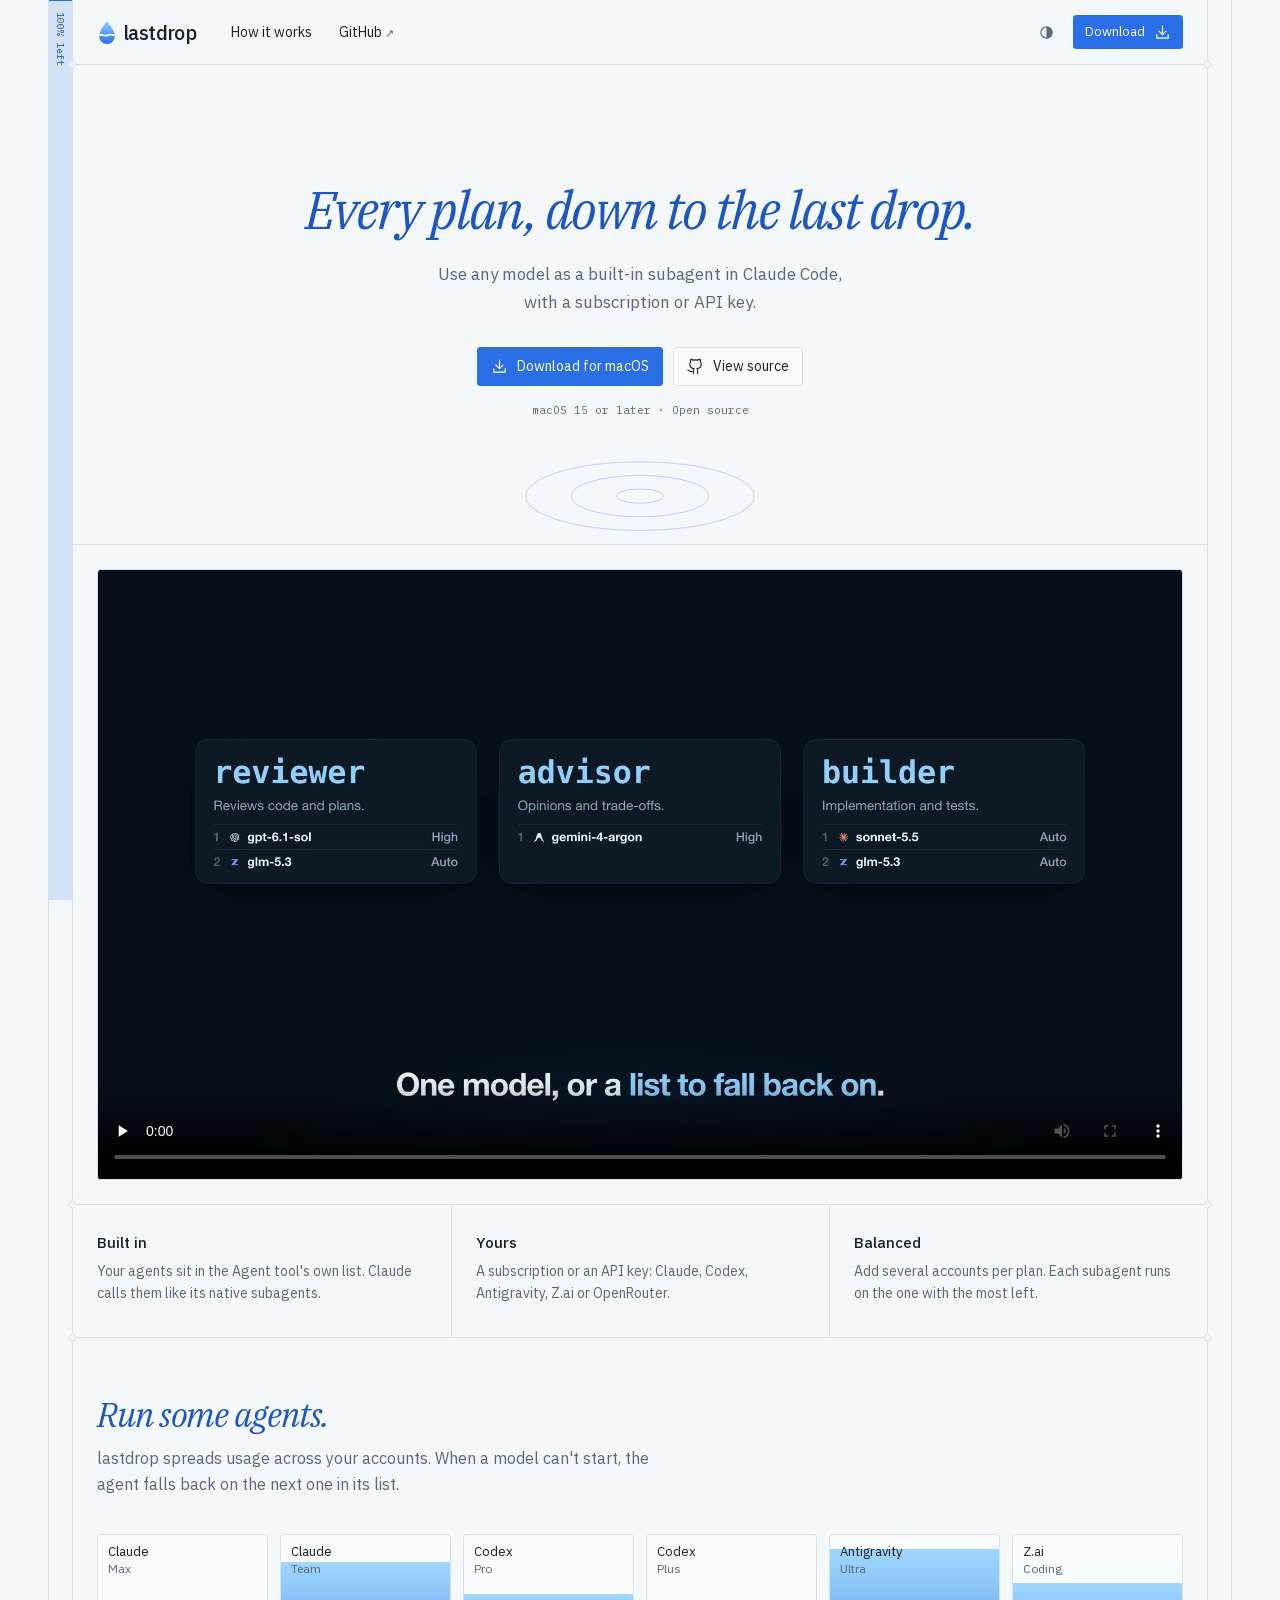
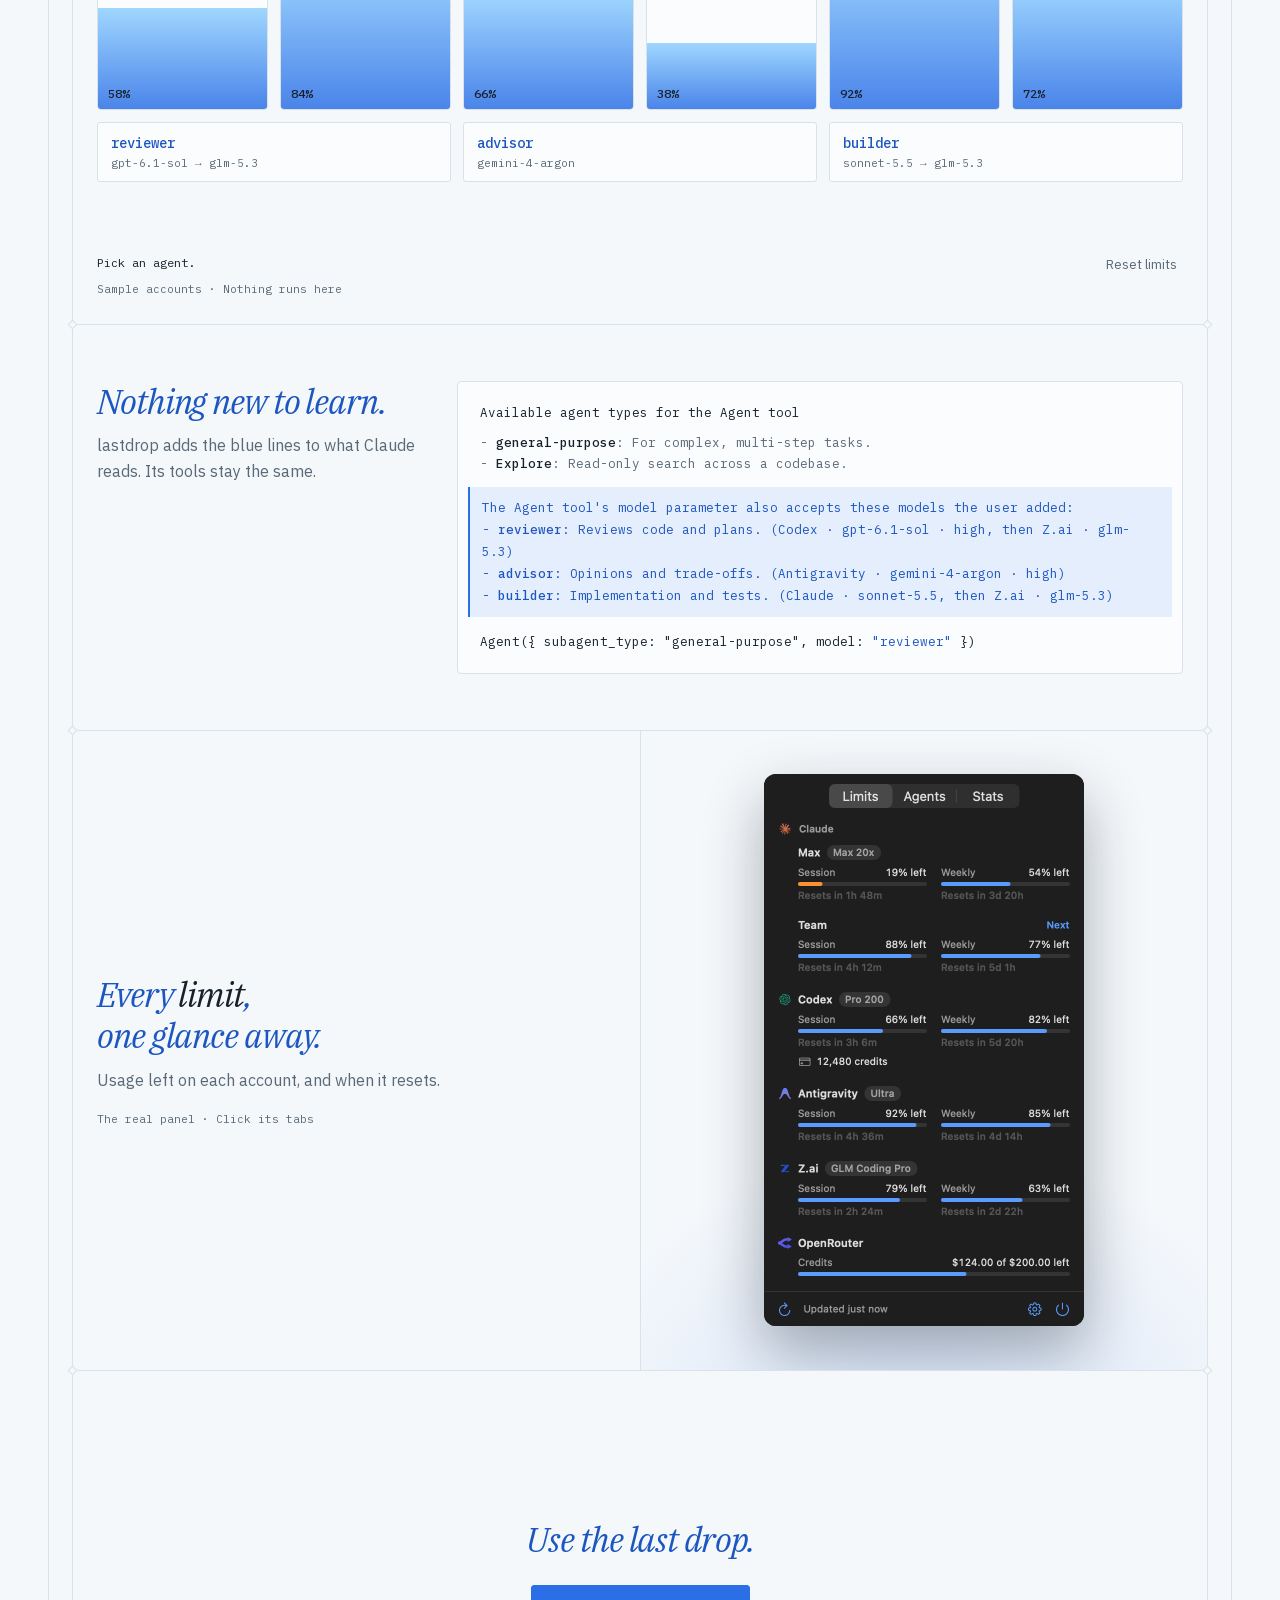
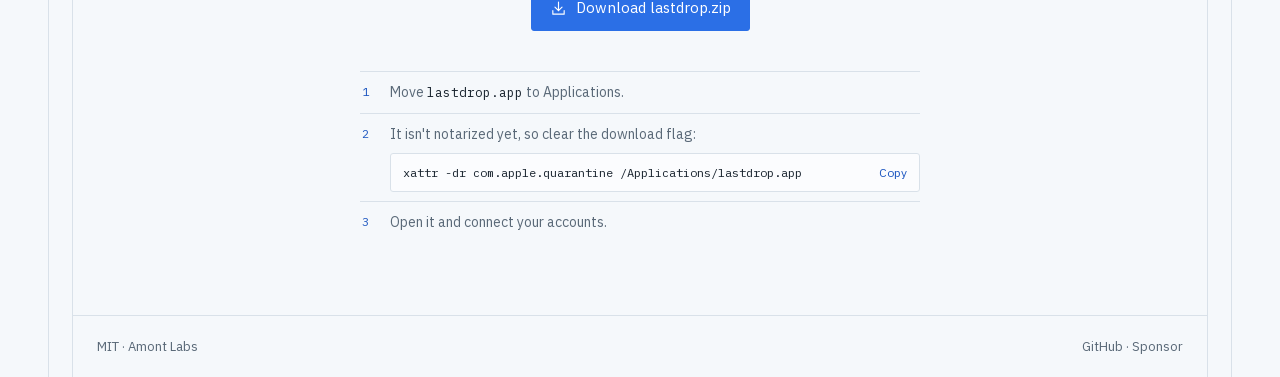
<file: website/index.html>
<!doctype html>
<html lang="en">
  <head>
    <script src="theme.js"></script>
    <meta charset="UTF-8" />
    <meta name="viewport" content="width=device-width, initial-scale=1" />
    <meta name="theme-color" content="#f5f8fb" />
    <meta name="description" content="Use any model as a built-in subagent in Claude Code, with a subscription or API key, and spread usage across your accounts." />
    <meta property="og:title" content="lastdrop — Every plan, down to the last drop" />
    <meta property="og:description" content="Use any model as a built-in subagent in Claude Code, with a subscription or API key, and spread usage across your accounts." />
    <meta property="og:type" content="website" />
    <meta property="og:image" content="https://lastdrop.amontlabs.com/media/social-preview.png" />
    <meta property="og:url" content="https://lastdrop.amontlabs.com/" />
    <link rel="canonical" href="https://lastdrop.amontlabs.com/" />
    <meta name="twitter:card" content="summary_large_image" />
    <title>lastdrop — Every plan, down to the last drop</title>
    <link rel="icon" type="image/svg+xml" href="favicon.svg" />
    <style>
      html { background: #f5f8fb; }
      html[data-theme="dark"] { background: #06101a; }
      body { margin: 0; }
    </style>
    <link rel="stylesheet" href="fonts/fonts.css" />
    <link rel="stylesheet" href="style.css" />
    <script src="main.js" defer></script>
  </head>
  <body>
    <svg class="symbols" width="0" height="0" xmlns="http://www.w3.org/2000/svg" aria-hidden="true">
      <defs>
        <linearGradient id="drop-fill" x1="0" y1="0" x2="0" y2="1">
          <stop offset="0" stop-color="#8fd0ff" />
          <stop offset="1" stop-color="#2b6fe6" />
        </linearGradient>
        <mask id="drop-cut">
          <rect width="100" height="100" fill="#fff" />
          <path d="M22 59 C32 52 42 64 52 58 C62 52 70 62 80 56" fill="none" stroke="#000" stroke-width="5.5" stroke-linecap="round" />
        </mask>
        <symbol id="drop" viewBox="20 12 60 76">
          <path d="M50 16 C50 16 26 44 26 61 A24 24 0 0 0 74 61 C74 44 50 16 50 16 Z" fill="url(#drop-fill)" mask="url(#drop-cut)" />
        </symbol>
        <symbol id="download-icon" viewBox="0 0 24 24"><path d="M12 3v12m-5-5 5 5 5-5M4 15v5h16v-5" /></symbol>
        <symbol id="github-icon" viewBox="0 0 24 24">
          <path d="M9 19c-4 1-4-2-6-2m14 5v-4a3.5 3.5 0 0 0-1-3c3-.3 6-1.5 6-6a4.5 4.5 0 0 0-1.2-3.2A4 4 0 0 0 20.7 2S19.5 1.7 17 3a12 12 0 0 0-6 0C8.5 1.7 7.3 2 7.3 2a4 4 0 0 0-.1 3.8A4.5 4.5 0 0 0 6 9c0 4.5 3 5.7 6 6a3.5 3.5 0 0 0-1 3v4" transform="translate(-2)" />
        </symbol>
      </defs>
    </svg>
    <a class="skip-link" href="#main">Skip to content</a>

    <!-- The space between the page's double rails is a glass tube: scrolling drains it. -->
    <div class="tube" aria-hidden="true">
      <div class="tube-water"></div>
      <span class="tube-label">100% left</span>
    </div>

    <div class="page-shell">
      <header class="site-header joint">
        <a class="brand" href="#" aria-label="lastdrop home"><svg aria-hidden="true"><use href="#drop" /></svg><span>lastdrop</span></a>
        <nav aria-label="Main navigation">
          <a href="#spread">How it works</a>
          <a class="source-nav" href="https://github.com/amontlabs/lastdrop">GitHub <span aria-hidden="true">↗</span></a>
        </nav>
        <div class="header-actions">
          <div class="theme-switch" data-theme-picker>
            <button class="theme-trigger" type="button" data-theme-trigger aria-label="Color theme" title="Color theme: System" aria-haspopup="menu" aria-expanded="false" aria-controls="theme-menu">
              <svg class="icon" viewBox="0 0 24 24" aria-hidden="true"><circle cx="12" cy="12" r="8" /><path d="M12 4a8 8 0 0 1 0 16Z" fill="currentColor" stroke="none" /></svg>
            </button>
            <div class="theme-menu" id="theme-menu" role="menu" aria-label="Color theme" hidden>
              <button type="button" role="menuitemradio" aria-checked="true" data-theme-option="system" tabindex="-1"><svg class="icon" viewBox="0 0 24 24" aria-hidden="true"><rect x="3" y="4" width="18" height="13" rx="2" /><path d="M8 21h8m-4-4v4" /></svg><span>System</span><span class="theme-check" aria-hidden="true">✓</span></button>
              <button type="button" role="menuitemradio" aria-checked="false" data-theme-option="light" tabindex="-1"><svg class="icon" viewBox="0 0 24 24" aria-hidden="true"><circle cx="12" cy="12" r="4" /><path d="M12 2v2m0 16v2M2 12h2m16 0h2M5 5l1.5 1.5m11 11L19 19M5 19l1.5-1.5m11-11L19 5" /></svg><span>Light</span><span class="theme-check" aria-hidden="true">✓</span></button>
              <button type="button" role="menuitemradio" aria-checked="false" data-theme-option="dark" tabindex="-1"><svg class="icon" viewBox="0 0 24 24" aria-hidden="true"><path d="M20 15.5A8.5 8.5 0 0 1 8.5 4 8.5 8.5 0 1 0 20 15.5Z" /></svg><span>Dark</span><span class="theme-check" aria-hidden="true">✓</span></button>
            </div>
          </div>
          <a class="button primary small" href="#download">Download<svg class="icon" aria-hidden="true"><use href="#download-icon" /></svg></a>
        </div>
      </header>

      <main id="main">
        <section class="hero joint" aria-labelledby="hero-title">
          <canvas id="ripples" aria-hidden="true"></canvas>
          <h1 id="hero-title">Every plan, down to the last drop.</h1>
          <p class="hero-description">
            Use any model as a built-in subagent in Claude Code,<br class="desktop-break" />
            with a subscription or API key.
          </p>
          <div class="hero-actions">
            <a class="button primary" href="#download"><svg class="icon" aria-hidden="true"><use href="#download-icon" /></svg>Download for macOS</a>
            <a class="button" href="https://github.com/amontlabs/lastdrop"><svg class="icon" aria-hidden="true"><use href="#github-icon" /></svg>View source</a>
          </div>
          <p class="platform-note">macOS 15 or later · Open source</p>
        </section>

        <section class="film joint" aria-label="The launch film">
          <video controls playsinline preload="none" poster="media/lastdrop-poster.jpg" src="media/lastdrop-launch.mp4"></video>
        </section>

        <div class="principles joint">
          <div>
            <h2>Built in</h2>
            <p>Your agents sit in the Agent tool's own list. Claude calls them like its native subagents.</p>
          </div>
          <div>
            <h2>Yours</h2>
            <p>A subscription or an API key: Claude, Codex, Antigravity, Z.ai or OpenRouter.</p>
          </div>
          <div>
            <h2>Balanced</h2>
            <p>Add several accounts per plan. Each subagent runs on the one with the most left.</p>
          </div>
        </div>

        <section id="spread" class="spread joint" aria-labelledby="spread-title">
          <div class="section-heading">
            <h2 id="spread-title">Run some agents.</h2>
            <p>lastdrop spreads usage across your accounts. When a model can't start, the agent falls back on the next one in its list.</p>
          </div>
          <div class="pool" id="pool"></div>
          <div class="runs" id="runs"></div>
          <div class="log-row">
            <ol class="log" id="log" aria-live="polite"><li class="log-empty">Pick an agent.</li></ol>
            <button class="text-button" id="refill" type="button">Reset limits</button>
          </div>
          <p class="sample-note">Sample accounts · Nothing runs here</p>
        </section>

        <section id="built-in" class="reads joint" aria-labelledby="reads-title">
          <div class="section-heading">
            <h2 id="reads-title">Nothing new to learn.</h2>
            <p>lastdrop adds the blue lines to what Claude reads. Its tools stay the same.</p>
          </div>
          <div class="sheet">
            <p class="sheet-title">Available agent types for the Agent tool</p>
            <p>- <b>general-purpose</b>: For complex, multi-step tasks.</p>
            <p>- <b>Explore</b>: Read-only search across a codebase.</p>
            <div class="sheet-added">
              <p>The Agent tool's model parameter also accepts these models the user added:</p>
              <p>- <b>reviewer</b>: Reviews code and plans. <i>(Codex · gpt-6.1-sol · high, then Z.ai · glm-5.3)</i></p>
              <p>- <b>advisor</b>: Opinions and trade-offs. <i>(Antigravity · gemini-4-argon · high)</i></p>
              <p>- <b>builder</b>: Implementation and tests. <i>(Claude · sonnet-5.5, then Z.ai · glm-5.3)</i></p>
            </div>
            <p class="sheet-call">Agent({ subagent_type: "general-purpose", model: <em>"reviewer"</em> })</p>
          </div>
        </section>

        <section id="glance" class="glance joint" aria-labelledby="glance-title">
          <div class="glance-copy">
            <h2 id="glance-title">Every <span id="glance-word">limit</span>,<br />one glance away.</h2>
            <p id="glance-text" aria-live="polite">Usage left on each account, and when it resets.</p>
            <p class="sample-note">The real panel · Click its tabs</p>
          </div>
          <div class="glance-stage">
            <div class="panel" id="panel">
              <img id="panel-image" src="media/panel-limits.png" width="640" height="1104" alt="The lastdrop panel, Limits tab" />
              <button class="hot" data-view="limits" style="left: 20%; top: 10px; width: 20%; height: 24px" aria-label="Limits tab"></button>
              <button class="hot" data-view="agents" style="left: 40.5%; top: 10px; width: 19.5%; height: 24px" aria-label="Agents tab"></button>
              <button class="hot" data-view="stats" style="left: 60.3%; top: 10px; width: 19.7%; height: 24px" aria-label="Stats tab"></button>
              <button class="hot pulse" id="hot-project" data-view="project" aria-label="Open the atlas project" hidden></button>
              <button class="hot" id="hot-back" data-view="stats" aria-label="Back to Stats" hidden></button>
            </div>
          </div>
        </section>

        <section id="download" class="download" aria-labelledby="download-title">
          <svg class="last-drop" id="last-drop" aria-hidden="true"><use href="#drop" /></svg>
          <h2 id="download-title">Use the last drop.</h2>
          <a class="button primary" id="final-download" href="https://github.com/amontlabs/lastdrop/releases/latest/download/lastdrop.zip"><svg class="icon" aria-hidden="true"><use href="#download-icon" /></svg>Download lastdrop.zip</a>
          <ol class="steps">
            <li>Move <code>lastdrop.app</code> to Applications.</li>
            <li>
              <span>It isn't notarized yet, so clear the download flag:</span>
              <button class="command" id="copy" type="button" aria-label="Copy the command"><code>xattr -dr com.apple.quarantine /Applications/lastdrop.app</code><span id="copy-state">Copy</span></button>
            </li>
            <li>Open it and connect your accounts.</li>
          </ol>
        </section>
      </main>

      <footer class="site-footer">
        <span>MIT · <a href="https://amontlabs.com">Amont Labs</a></span>
        <span><a href="https://github.com/amontlabs/lastdrop">GitHub</a> · <a href="https://github.com/sponsors/amontlabs">Sponsor</a></span>
      </footer>
    </div>
  </body>
</html>
</file>
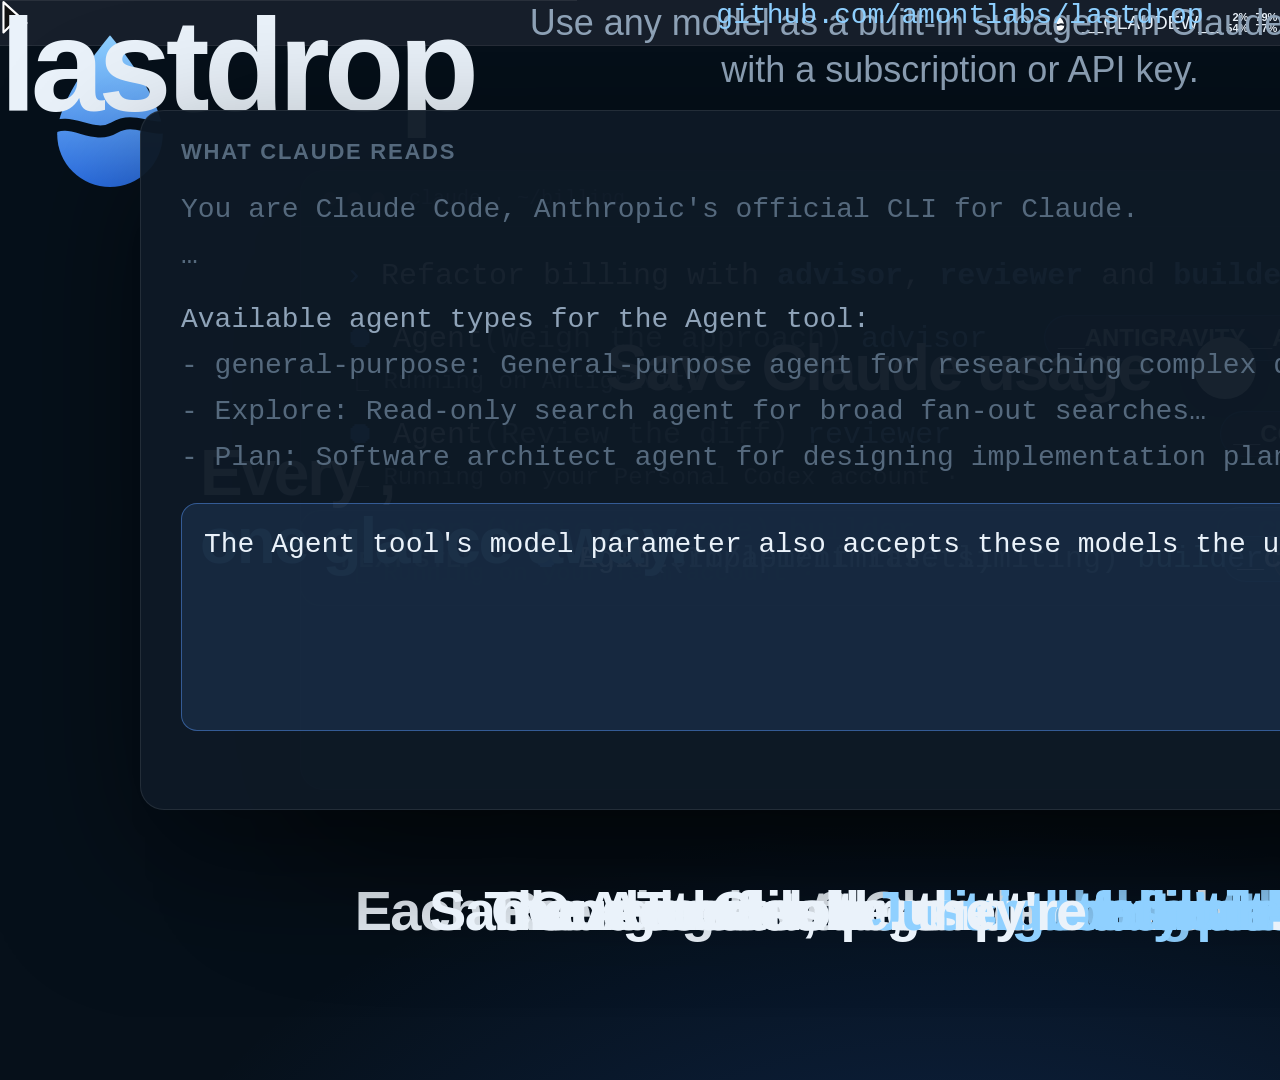
<file: script/launch-video/launch.src.html>
<!doctype html>
<html lang="en">
<head>
<meta charset="utf-8">
<title>lastdrop launch</title>
<style>
  /* One system: three type sizes (64 display, 40 body/code, 24 labels), one caption position, one entrance curve. */
  :root {
    --ink: #06101A; --water: #2B6FE6; --accent: #5A9BFF; --shallow: #8FD0FF; --warm: #FF9F5A;
    --text: #EAF2FA; --dim: #8FA3B8; --faint: #55697D; --panel: rgba(14,25,38,.96); --line: rgba(255,255,255,.09);
    --sans: "SF Pro Display", -apple-system, "Helvetica Neue", sans-serif;
    --mono: "SF Mono", ui-monospace, Menlo, monospace;
  }
  * { box-sizing: border-box; }
  html, body { margin: 0; width: 1920px; height: 1080px; overflow: hidden; background: var(--ink); }
  #stage { position: relative; width: 1920px; height: 1080px; overflow: hidden; font-family: var(--sans); color: var(--text);
    -webkit-font-smoothing: antialiased; background: var(--ink); }
  .abs { position: absolute; }
  .full { left: 0; top: 0; width: 1920px; height: 1080px; }
  #glow { inset: 0; background: radial-gradient(1400px 800px at 50% 120%, rgba(43,111,230,.22), transparent 60%); }
  .cap { left: 0; width: 1920px; top: 880px; text-align: center; font-size: 56px; font-weight: 600; letter-spacing: -0.03em; line-height: 1.1; white-space: nowrap; }
  .cap em { font-style: normal; color: var(--shallow); }
  .cap .w { color: #FFB25A; }


  .tlab { position: absolute; width: 240px; text-align: center; transform-origin: 50% 0; }
  .tlab .pct { font-size: 40px; font-weight: 600; letter-spacing: -0.03em; font-variant-numeric: tabular-nums; }
  .tlab .nm { font-size: 24px; font-weight: 600; margin-top: 2px; color: var(--dim); }


  #term { left: 300px; top: 170px; width: 1320px; height: 620px; border-radius: 24px; background: var(--panel);
    border: 1px solid var(--line); box-shadow: 0 50px 140px rgba(0,0,0,.5); overflow: hidden; }
  #termbar { position: absolute; left: 0; right: 0; top: 0; height: 56px; border-bottom: 1px solid rgba(255,255,255,.06); display: flex; align-items: center; padding: 0 22px; gap: 10px; }
  .dot { width: 14px; height: 14px; border-radius: 50%; background: rgba(255,255,255,.14); }
  #termtitle { margin-left: 14px; font-family: var(--mono); font-size: 20px; color: var(--faint); }
  .line { position: absolute; left: 44px; font-family: var(--mono); font-size: 30px; white-space: nowrap; }
  .subl { position: absolute; left: 44px; font-family: var(--mono); font-size: 24px; white-space: nowrap; color: var(--dim); }
  .bullet { color: var(--accent); }
  .muted { color: var(--dim); }
  .mdl { color: var(--shallow); }
  .chip { position: absolute; height: 46px; border-radius: 23px; padding: 0 18px 0 13px; display: flex; align-items: center; gap: 9px;
    font-size: 24px; font-weight: 600; background: rgba(90,155,255,.14); border: 1px solid rgba(90,155,255,.38); white-space: nowrap; }
  .chip span { color: var(--dim); font-weight: 500; }
  .chip.warm { background: rgba(255,159,90,.12); border-color: rgba(255,159,90,.45); }
  #term .chip { right: 32px; }

  #saveRow { left: 0; width: 1920px; top: 330px; display: flex; justify-content: center; align-items: center; gap: 36px; transform-origin: 1700px -130px; }
  #saveRow .lbl { font-size: 64px; font-weight: 600; letter-spacing: -0.035em; }
  #sw { width: 128px; height: 76px; border-radius: 38px; position: relative; }
  #kn { position: absolute; top: 7px; left: 7px; width: 62px; height: 62px; border-radius: 50%; background: #fff; box-shadow: 0 4px 14px rgba(0,0,0,.4); }
  .ttl { position: absolute; left: 40px; top: 28px; font-size: 22px; font-weight: 700; letter-spacing: .08em; text-transform: uppercase; color: var(--faint); }
  #act { left: 300px; top: 510px; width: 1320px; height: 96px; border-radius: 20px; background: var(--panel); border: 1px solid var(--line); overflow: hidden; }
  #act .ttl { top: 36px; }
  #actSlot { position: absolute; left: 230px; top: 0; height: 96px; width: 760px; overflow: hidden; }
  #actSlot div { position: absolute; left: 0; top: 0; line-height: 96px; font-family: var(--mono); font-size: 30px; white-space: pre; }
  #act .chip { right: 26px; top: 25px; }

  .acard { position: absolute; border-radius: 24px; background: var(--panel); border: 1px solid var(--line); overflow: hidden; box-shadow: 0 30px 80px rgba(0,0,0,.4); }
  .acn { position: absolute; font-family: var(--mono); font-weight: 600; line-height: 1; white-space: pre; color: var(--shallow); }
  .acn i { display: inline-block; width: .55em; height: .95em; margin-left: .06em; vertical-align: -.12em; background: var(--accent); }
  .acd { position: absolute; left: 32px; top: 100px; width: 436px; font-size: 24px; line-height: 32px; color: var(--dim); white-space: nowrap; }
  .acc { position: absolute; left: 32px; right: 32px; top: 150px; }
  .mr { position: absolute; left: 0; right: 0; height: 44px; border-top: 1px solid var(--line); display: flex; align-items: center; gap: 12px; font-size: 22px; font-weight: 600; white-space: nowrap; }
  .mr i { font-style: normal; width: 16px; color: var(--faint); font-weight: 500; font-variant-numeric: tabular-nums; }
  .mr span { margin-left: auto; color: var(--dim); font-weight: 500; }
  .pbadge { position: absolute; background: #2D2D2D; display: flex; align-items: center; justify-content: center; font-size: 17px; font-weight: 600; color: #8E8E8E; }
  .pname { position: absolute; left: 25px; width: 150px; height: 24px; line-height: 24px; background: #1E1E1E; font-size: 17px; font-weight: 600; color: #E2E2E2; }
  #doc { left: 140px; top: 110px; width: 1640px; height: 700px; border-radius: 24px; background: var(--panel); border: 1px solid var(--line); box-shadow: 0 50px 140px rgba(0,0,0,.5); overflow: hidden; }
  #docView { position: absolute; left: 40px; right: 40px; top: 76px; bottom: 20px; overflow: hidden; }
  #docBody { position: absolute; left: 0; right: 0; top: 0; height: 1240px; }
  .dl { position: absolute; left: 0; font-family: var(--mono); font-size: 28px; line-height: 46px; white-space: pre; color: var(--faint); }
  .dl.on { color: var(--dim); }
  .tl { position: absolute; left: 0; font-family: var(--mono); font-size: 32px; line-height: 52px; white-space: pre; color: var(--faint); }
  .tl b { font-weight: 600; color: var(--text); }
  .tl .on { color: var(--dim); }
  .tl em { font-style: normal; color: var(--shallow); }
  .added { position: absolute; border-radius: 16px; background: rgba(90,155,255,.12); border: 1px solid rgba(90,155,255,.45); overflow: hidden; }
  .added .tag { position: absolute; right: 16px; top: 12px; font-size: 20px; font-weight: 600; color: #8FD0FF; background: #13314F; padding: 4px 14px; border-radius: 12px; white-space: nowrap; }
  .added .dl { left: 22px; color: var(--text); }
  .added .dl em { font-style: normal; color: var(--shallow); }
  #addedM { font-family: var(--mono); font-size: 32px; line-height: 52px; white-space: pre; color: var(--shallow); }
  #mbwrap { left: 0; top: 0; width: 1920px; height: 1080px; }
  #menubar { position: absolute; left: 0; top: 0; width: 1920px; height: 46px; background: rgba(28,36,48,.8); backdrop-filter: blur(30px);
    border-bottom: 1px solid rgba(255,255,255,.07); display: flex; align-items: center; justify-content: flex-end; padding: 0 28px; gap: 26px;
    font-size: 19px; font-weight: 500; font-variant-numeric: tabular-nums; }
  .mbitem { display: flex; align-items: center; gap: 7px; }
  .sys { display: flex; align-items: center; gap: 22px; }
  .stack { display: flex; flex-direction: column; font-size: 11px; font-weight: 700; line-height: 11px; text-align: right; }
  #glyphbox { padding: 4px 8px; border-radius: 7px; display: flex; align-items: center; gap: 12px; }
  #panel { position: absolute; width: 576px; background: #1E1E1E; border-radius: 20px; overflow: hidden; box-shadow: 0 50px 120px rgba(0,0,0,.55), 0 0 0 1px rgba(255,255,255,.08); transform-origin: 50% 0; }
  #panel img { position: absolute; left: 0; top: 0; display: block; width: 576px; }
  #ptogs { position: absolute; inset: 0; }
  .ptog { position: absolute; left: 486px; width: 64px; height: 29px; border-radius: 15px; background: #2F7BF6; }
  .ptog div { position: absolute; right: 2px; top: 2px; width: 25px; height: 25px; border-radius: 50%; background: #fff; box-shadow: 0 1px 3px rgba(0,0,0,.4); }
  #cursor { position: absolute; left: 0; top: 0; transform-origin: 3px 2px; }
  #h6 { left: 200px; top: 440px; font-size: 64px; font-weight: 600; letter-spacing: -0.035em; line-height: 1.05; white-space: nowrap; }
  #h6 em { font-style: normal; color: var(--shallow); }
  #wslot { position: relative; display: inline-block; height: 74px; margin-bottom: -6px; overflow: hidden; vertical-align: top; }
  #wslot span { position: absolute; left: 0; top: 0; }

  #mark { left: 0; top: 0; width: 220px; height: 220px; transform-origin: 0 0; }
  #word { font-size: 132px; font-weight: 600; letter-spacing: -0.045em; line-height: 1; white-space: nowrap; }
  #tag { width: 1920px; text-align: center; font-size: 36px; line-height: 1.3; color: var(--dim); white-space: nowrap; }
  #url { width: 1920px; text-align: center; font-size: 28px; font-weight: 500; color: var(--shallow); font-family: var(--mono); white-space: nowrap; }
</style>
</head>
<body>
<div id="stage">
  <div id="glow" class="abs"></div>
  <div id="cam" class="abs full">
    <div id="term" class="abs">
      <div id="termbar"><div class="dot"></div><div class="dot"></div><div class="dot"></div><div id="termtitle">claude · ~/billing</div></div>
      <div id="l0" class="line" style="top: 88px"><span class="bullet">›</span> Refactor billing with <b style="color: var(--shallow)">advisor</b>, <b style="color: var(--shallow)">reviewer</b> and <b style="color: var(--shallow)">builder</b></div>
      <div id="l2" class="line" style="top: 150px"><span class="bullet">⏺</span> Agent<span class="muted">(Weigh the approach)</span> <span class="mdl">advisor</span></div>
      <div id="c2" class="chip" style="top: 144px">__ANTIGRAVITY__Antigravity <span>gemini-4-argon</span></div>
      <div id="s2" class="subl" style="top: 196px">  ⎿ Running on Antigravity · <span id="n2"></span></div>
      <div id="l3" class="line" style="top: 246px"><span class="bullet">⏺</span> Agent<span class="muted">(Review the diff)</span> <span class="mdl">reviewer</span></div>
      <div id="c3" class="chip" style="top: 240px">__CODEX__Codex <span>gpt-6.1-sol</span></div>
      <div id="s3" class="subl" style="top: 292px">  ⎿ Running on your Personal Codex account · <span id="n3"></span></div>
      <div id="l4" class="line" style="top: 342px"><span class="bullet">⏺</span> Agent<span class="muted">(Write the code)</span> <span class="mdl">builder</span></div>
      <div id="c4" class="chip" style="top: 336px">__CLAUDE__Team <span>sonnet-5.5</span></div>
      <div id="s4" class="subl" style="top: 388px">  ⎿ Running on your Team account · <span id="n4"></span></div>
    </div>

    <svg id="tubes" class="abs full" width="1920" height="1080"></svg>
    <div id="tlabs" class="abs full"></div>
    <svg id="fx" class="abs full" width="1920" height="1080"></svg>

    
    <div id="s5" class="abs full">
      <div id="saveRow" class="abs"><span class="lbl">Save Claude usage</span><div id="sw"><div id="kn"></div></div></div>
      <div id="act" class="abs"><div class="ttl">Next step</div><div id="actSlot">
        <div id="actA"><span class="bullet">⏺</span> Edit<span class="muted">(src/api/limits.ts)</span></div>
        <div id="actB"><span class="bullet">⏺</span> Agent<span class="muted">(Implement rate limiting)</span> <span class="mdl">builder</span></div></div>
        <div id="actChipA" class="chip warm">__CLAUDE__Claude Max</div>
        <div id="actChipB" class="chip">__CLAUDE__Team <span>sonnet-5.5</span></div>
      </div>
    </div>

    <div id="cap4" class="abs cap">Each one runs on the account with <em>the most left</em>.</div>
    <div id="cap6" class="abs cap">Running low? Claude <em>delegates first</em>.</div>

    <div id="mbwrap" class="abs">
      <div id="menubar">
        <div id="glyphbox">
          <svg width="22" height="22" viewBox="0 0 100 100"><defs><mask id="gm"><rect width="100" height="100" fill="#fff"/><path d="M22 59 C32 52 42 64 52 58 C62 52 70 62 80 56" fill="none" stroke="#000" stroke-width="9" stroke-linecap="round"/></mask></defs><path id="glyph" d="M50 16 C50 16 26 44 26 61 A24 24 0 0 0 74 61 C74 44 50 16 50 16 Z" fill="#fff" mask="url(#gm)"/></svg>
          <div class="mbitem">__CLAUDEW__<div class="stack"><span>2%</span><span>54%</span></div><div class="stack"><span>79%</span><span>77%</span></div></div>
          <div class="mbitem">__CODEXW__<div class="stack"><span>57%</span><span>82%</span></div></div>
          <div class="mbitem">__ZAIW__<span>69%</span></div>
        </div>
<div class="sys"><svg width="24" height="18" viewBox="0 0 24 18"><path d="M12 15.5 L14.6 12.6 A3.8 3.8 0 0 0 9.4 12.6 Z M5.8 9.2 A8.6 8.6 0 0 1 18.2 9.2 L16.4 11.1 A6 6 0 0 0 7.6 11.1 Z M2 5.4 A14 14 0 0 1 22 5.4 L20.2 7.3 A11.4 11.4 0 0 0 3.8 7.3 Z" fill="#fff"/></svg>
          <svg width="30" height="16" viewBox="0 0 30 16"><rect x=".75" y=".75" width="25" height="14.5" rx="4" fill="none" stroke="rgba(255,255,255,.55)" stroke-width="1.5"/><rect x="3" y="3" width="18" height="10" rx="2" fill="#fff"/><rect x="27" y="5.5" width="2" height="5" rx="1" fill="rgba(255,255,255,.55)"/></svg>
          <svg width="18" height="18" viewBox="0 0 18 18"><circle cx="7.5" cy="7.5" r="5.5" fill="none" stroke="#fff" stroke-width="1.8"/><path d="M11.6 11.6 L16 16" stroke="#fff" stroke-width="1.8" stroke-linecap="round"/></svg>
          <svg width="20" height="18" viewBox="0 0 20 18"><rect x="1" y="2" width="18" height="6" rx="3" fill="none" stroke="#fff" stroke-width="1.5"/><circle cx="15.5" cy="5" r="1.8" fill="#fff"/><rect x="1" y="10" width="18" height="6" rx="3" fill="none" stroke="#fff" stroke-width="1.5"/><circle cx="4.5" cy="13" r="1.8" fill="#fff"/></svg></div>
        <div>Wed 9:41</div>
      </div>
      <div id="panel"><img id="pL" src="panel-limits.png" alt=""><img id="pA" src="panel-agents.png" alt=""><img id="pS" src="panel-stats.png" alt=""><img id="pP" src="panel-project.png" alt=""><div id="ptogs"><div class="pname" style="top: 197px">reviewer</div><div class="pname" style="top: 272px">advisor</div><div class="pname" style="top: 348px">scout</div><div class="pname" style="top: 423px">builder</div><div class="pbadge" style="left: 36px; top: 457px; width: 20px; height: 20px">__CLAUDEB__</div><div class="pbadge" style="left: 106px; top: 455px; width: 126px; height: 24px; justify-content: flex-start">sonnet-5.5</div><div class="pname" style="top: 499px">operator</div><div class="ptog" style="top: 83px"><div></div></div><div class="ptog" style="top: 211px"><div></div></div><div class="ptog" style="top: 287px"><div></div></div><div class="ptog" style="top: 362px"><div></div></div><div class="ptog" style="top: 438px"><div></div></div><div class="ptog" style="top: 514px"><div></div></div></div></div>
      <svg id="cursor" width="30" height="42" viewBox="0 0 28 40"><path d="M3 2 L3 31 L10 24 L15 36 L20 34 L15 22 L25 22 Z" fill="#111" stroke="#fff" stroke-width="2" stroke-linejoin="round"/></svg>
    </div>
    <div id="h6" class="abs">Every <span id="wslot"><span id="wL">limit</span><span id="wA">agent</span><span id="wS">stat</span><span id="wP">project</span></span>,<br><em>one glance away.</em></div>

    <svg id="mark" class="abs" viewBox="0 0 100 100">
      <defs>
        <linearGradient id="gw" x1="0" y1="0" x2="0" y2="1"><stop offset="0" stop-color="#8FD0FF"/><stop offset="1" stop-color="#2B6FE6"/></linearGradient>
        <mask id="cut"><rect width="100" height="100" fill="#fff"/><path id="cutline" d="M22 59 C32 52 42 64 52 58 C62 52 70 62 80 56" fill="none" stroke="#000" stroke-width="5.5" stroke-linecap="round"/></mask>
      </defs>
      <path d="M50 16 C50 16 26 44 26 61 A24 24 0 0 0 74 61 C74 44 50 16 50 16 Z" fill="url(#gw)" mask="url(#cut)"/>
    </svg>
    <div id="word" class="abs">lastdrop</div>
    <div id="tag" class="abs">Use any model as a built-in subagent in Claude Code,<br>with a subscription or API key.</div>
    <div id="url" class="abs">github.com/amontlabs/lastdrop</div>
  </div>

  <div id="open" class="abs full">
    <div id="doc" class="abs">
      <div id="docTtl" class="ttl">What Claude reads</div>
      <div id="docView"><div id="docBody">
        <div class="dl" style="top: 0">You are Claude Code, Anthropic's official CLI for Claude.</div>
        <div class="dl" style="top: 46px">…</div>
        <div class="dl on" style="top: 110px">Available agent types for the Agent tool:</div>
        <div class="dl" style="top: 156px">- general-purpose: General-purpose agent for researching complex questions…</div>
        <div class="dl" style="top: 202px">- Explore: Read-only search agent for broad fan-out searches…</div>
        <div class="dl" style="top: 248px">- Plan: Software architect agent for designing implementation plans…</div>
        <div id="added" class="added" style="left: 0; right: 0; top: 316px; height: 228px">
          <div class="tag">Added by lastdrop</div>
          <div id="addH" class="dl" style="top: 18px">The Agent tool's model parameter also accepts these models the user added:</div>
          <div id="addL0" class="dl" style="top: 64px"></div>
          <div id="addL1" class="dl" style="top: 110px"></div>
          <div id="addL2" class="dl" style="top: 156px"></div>
        </div>
        <div class="tl" style="top: 620px"><span class="on">Bash · Edit · Glob · Grep · Read · Write · WebFetch · …</span></div>
        <div class="tl" style="top: 700px"><b>Agent</b><span class="on">({</span></div>
        <div class="tl" style="top: 752px">  prompt: string,</div>
        <div class="tl" style="top: 804px">  subagent_type?: string,</div>
        <div class="tl" style="top: 856px">  <span class="on">model?: <b>"sonnet" | "opus" | "haiku" | "fable"</b></span></div>
        <div id="addedT" class="added" style="left: 186px; top: 906px; width: 1370px; height: 64px">
          <div class="tag" style="top: 14px">Added by lastdrop</div>
          <div id="addedM" class="abs" style="left: 6px; top: 5px"><span id="am0">| "reviewer"</span><span id="am1"> | "advisor"</span><span id="am2"> | "builder"</span></div>
        </div>
        <div class="tl" style="top: 972px"><span class="on">})</span></div>
        <div id="call0" class="tl" style="top: 1060px"><b>Agent</b><span class="on">({ prompt, model: </span><b>"opus"</b><span class="on"> })</span></div>
        <div id="call1" class="tl" style="top: 1112px"><b>Agent</b><span class="on">({ prompt, model: </span><em>"reviewer"</em><span class="on"> })</span></div>
      </div></div>
    </div>
    <div id="cards"></div>
    <div id="capA" class="abs cap">Add a subagent on <em>any plan</em>.</div>
    <div id="capA2" class="abs cap">One model, or a <em>list to fall back on</em>.</div>
    <div id="capB" class="abs cap">Claude reads them <em>right after its own</em>.</div>
    <div id="capB2" class="abs cap">The rest of its prompt <em>doesn't change</em>.</div>
    <div id="capC" class="abs cap">Same Agent tool. <em>Just more model names.</em></div>
    <div id="capD" class="abs cap">To Claude, they're <em>built in</em>.</div>
  </div>
</div>

<script>
const LOGOS = __LOGOS__;
const $ = id => document.getElementById(id);
const clamp = (x, a = 0, b = 1) => Math.min(b, Math.max(a, x));
const seg = (t, a, b) => clamp((t - a) / (b - a));
const lerp = (a, b, p) => a + (b - a) * p;
/* Two curves for the whole film: a strong ease-out for anything arriving, an in-out for anything travelling. */
const out = p => 1 - Math.pow(1 - p, 4);
const io = p => p === 0 ? 0 : p === 1 ? 1 : p < .5 ? Math.pow(2, 20 * p - 10) / 2 : (2 - Math.pow(2, -20 * p + 10)) / 2;
const inC = p => p * p * p;
function vis(el, o) { el.style.opacity = o; el.style.visibility = o < .002 ? 'hidden' : 'visible'; }
function place(el, o, dx = 0, dy = 0, s = 1) { vis(el, o); el.style.transform = `translate(${dx}px, ${dy}px) scale(${s})`; }
let T = 0;
/* Arrive: fade up 18 px over half a second. Leave: fade and lift 12 px over a quarter second. */
function life(el, a, z, dist = 18) { const p = out(seg(T, a, a + .5)), q = inC(seg(T, z - .25, z)); place(el, Math.min(seg(T, a, a + .35), 1 - q), (1 - p) * 0, (1 - p) * dist - q * 12); }
function logoSVG(key, size, fill) { const l = LOGOS[key]; return `<svg width="${size}" height="${size}" viewBox="${l.viewBox}">${l.d.map(d => `<path d="${d}" fill="${fill}"/>`).join('')}</svg>`; }
const DROP = 'M50 16 C50 16 26 44 26 61 A24 24 0 0 0 74 61 C74 44 50 16 50 16 Z';
const BEAT = 60 / 144, BAR = BEAT * 4, b = n => n * BAR;   // every cue sits on the music's grid

/* ---------- Timeline (bars) ---------- */
const OPEN = b(9);                    // the opening runs first; everything below counts from its end
const HIT = b(.5);                    // the page closes, and the drop lands on the groove's first beat
const ROWS = [HIT + b(1), HIT + b(1.4), HIT + b(1.8)], TIN = HIT + b(.75), S5 = HIT + b(3.5), FLIP = S5 + b(1), SWAP = FLIP + .35, S6 = S5 + b(2.5), CLICK = S6 + b(1), CLICK2 = CLICK + b(1), CLICK3 = CLICK2 + b(1), S7 = CLICK3 + b(1), LAND = S7 + b(.5);
window.DURATION = OPEN + LAND + b(2.5);

/* ---------- 1. The drop ---------- */
const IMP_X = 960, LINE_Y = 540;
/* A drop as one path: k = 1 is a circle, k > 1 pulls a tip upwards. */
function dropPath(cx, cy, r, m) {
  const k = lerp(1, 2.05, m), c1 = lerp(.5523, .1, m), d = lerp(0, .45, m) * r, e = lerp(.5523, 1.0, m);
  const ty = cy - k * r;
  return `M${cx} ${ty} C${cx + c1 * r} ${ty + d} ${cx + r} ${cy - e * r} ${cx + r} ${cy} A${r} ${r} 0 0 1 ${cx - r} ${cy} C${cx - r} ${cy - e * r} ${cx - c1 * r} ${ty + d} ${cx} ${ty} Z`;
}
const ring = (cx, cy, ro, ri) => `M${cx - ro} ${cy} a${ro} ${ro} 0 1 0 ${2 * ro} 0 a${ro} ${ro} 0 1 0 ${-2 * ro} 0 Z M${cx - ri} ${cy} a${ri} ${ri} 0 1 1 ${2 * ri} 0 a${ri} ${ri} 0 1 1 ${-2 * ri} 0 Z`;
const DROP_R = 22, DROP_Y0 = LINE_Y - 330, FORM = -.02, FALL = HIT - .46, RING_R = 1250;

/* ---------- Plans ---------- */
// several accounts per plan, grouped by provider; g is the group
const TUBES = [
  { key: 'claude', name: 'Max', low: true, lv: .02, g: 0 },
  { key: 'claude', name: 'Team', lv: .88, g: 0 },
  { key: 'claude', name: 'Pro', lv: .41, g: 0 },
  { key: 'codex', name: 'Work', lv: .34, g: 1 },
  { key: 'codex', name: 'Personal', lv: .66, g: 1 },
  { key: 'antigravity', name: 'Antigravity', lv: .79, g: 2 },
];
const LC = { x0: 565, gap: 120, ge: 50, w: 90, top: 540, h: 170 };    // the row, under the window
$('tlabs').innerHTML = TUBES.map((c, i) => `<div id="tl${i}" class="tlab"><div style="display:flex;justify-content:center;margin-bottom:16px">${logoSVG(c.key, 36, '#EAF2FA')}</div>
  <div id="tp${i}" class="pct"></div><div class="nm">${c.name}</div></div>`).join('');
const tubeX = (L, i) => L.x0 + i * L.gap + TUBES[i].g * L.ge;
const BAR_W = tubeX(LC, TUBES.length - 1) + LC.w - LC.x0;   // the bar is exactly as wide as the row of plans
function mix(A, B, p) { const o = {}; for (const k in A) o[k] = lerp(A[k], B[k], p); return o; }
let DIM = TUBES.map(() => 1);
function drawTubes(L, op, hf, lv, glow, labO, morph) {
  let s = `<defs><linearGradient id="cw" x1="0" y1="0" x2="0" y2="1"><stop offset="0" stop-color="#8FD0FF"/><stop offset="1" stop-color="#2B6FE6"/></linearGradient>
    <linearGradient id="co" x1="0" y1="0" x2="0" y2="1"><stop offset="0" stop-color="#FFC27A"/><stop offset="1" stop-color="#F0872B"/></linearGradient>`;
  const geo = TUBES.map((c, i) => {
    const H = Math.max(8, L.h * hf[i]);
    let g = { x: tubeX(L, i), y: L.top + L.h - H, w: L.w, h: H, r: Math.min(L.w * .3, H / 2) };
    if (morph && morph[i]) g = morph[i](g);
    return g;
  });
  geo.forEach((g, i) => s += `<clipPath id="cl${i}"><rect x="${g.x}" y="${g.y}" width="${g.w}" height="${g.h}" rx="${g.r}"/></clipPath>`);
  s += '</defs>';
  TUBES.forEach((c, i) => {
    const g = geo[i], o = op * (g.o ?? 1) * DIM[i]; if (o < .002) { $('tl' + i).style.visibility = 'hidden'; return; }
    const y0 = g.y + g.h * (1 - lv[i]);
    const stroke = c.low ? `rgba(255,159,90,${.5 + glow[i] * .5})` : `rgba(${lerp(255, 143, glow[i])},${lerp(255, 208, glow[i])},255,${.14 + glow[i] * .86})`;
    const sh = glow[i] > .01 ? `filter: drop-shadow(0 0 ${glow[i] * 40}px rgba(90,155,255,.9))` : '';
    const solid = 1 - seg(hf[i], 0, .1);   // still the dash it grew from
    const water = g.water ?? 1;
    s += `<g opacity="${o}"><rect x="${g.x}" y="${g.y}" width="${g.w}" height="${g.h}" rx="${g.r}" fill="${g.fill || `rgba(255,255,255,${.04 * hf[i]})`}"/>
      <rect clip-path="url(#cl${i})" x="${g.x}" y="${y0}" width="${g.w}" height="${g.y + g.h - y0}" fill="url(#${c.low ? 'co' : 'cw'})" opacity="${water}"/>
      <rect x="${g.x}" y="${g.y}" width="${g.w}" height="${g.h}" rx="${g.r}" fill="${c.low ? `rgba(255,159,90,${solid})` : `rgba(143,208,255,${solid})`}" stroke="${g.stroke || stroke}" stroke-width="${glow[i] > .1 ? 3 : c.low ? 2 : 1.4}" style="${sh}"/></g>`;
    const lab = $('tl' + i), sc = L.w / 140, lo = op * labO[i] * (g.labO ?? 1) * DIM[i];
    lab.style.left = (tubeX(L, i) + L.w / 2 - 120) + 'px'; lab.style.top = (L.top - 58 * sc) + 'px';
    lab.style.transform = `translateY(${(1 - out(clamp(labO[i] * 1.2))) * 10}px) scale(${sc})`; vis(lab, lo);
    lab.querySelector('.pct').style.marginTop = (L.h / sc + 24) + 'px';
    $('tp' + i).textContent = Math.round(lv[i] * 100) + '%'; $('tp' + i).style.color = c.low ? '#FFB25A' : '#EAF2FA';
  });
  $('tubes').innerHTML = s;
}

/* ---------- 3. The agents: the account each one runs on is the one in its plan with the most left ---------- */
const RUNS = [5, 4, 1];
const CW = (() => { const m = document.createElement('span'); m.style.cssText = 'font: 56px "SF Mono", ui-monospace, Menlo, monospace; position: absolute; visibility: hidden; white-space: pre';
  m.textContent = 'x'.repeat(40); document.body.appendChild(m); const w = m.getBoundingClientRect().width / 40; m.remove(); return w; })();

/* ---------- Terminal geometry ---------- */
const TERM = { x: 300, y: 44, w: 1320, h: 440 };
const plural = (n, w) => `${n} ${w}${n === 1 ? '' : 's'}`;

/* ---------- 0. The opening: what Claude sees ---------- */
const AGENTS = [
  { name: 'reviewer', role: 'Reviews code and plans.', models: [['codex', '#EAF2FA', 'gpt-6.1-sol', 'High'], ['zai', '#7C9BFF', 'glm-5.3', 'Auto']], where: 'Codex · gpt-6.1-sol · high, then Z.ai · glm-5.3' },
  { name: 'advisor', role: 'Opinions and trade-offs.', models: [['antigravity', '#EAF2FA', 'gemini-4-argon', 'High']], where: 'Antigravity · gemini-4-argon · high' },
  { name: 'builder', role: 'Implementation and tests.', models: [['claude', '#E08A68', 'sonnet-5.5', 'Auto'], ['zai', '#7C9BFF', 'glm-5.3', 'Auto']], where: 'Claude · sonnet-5.5, then Z.ai · glm-5.3' },
];
const DOC = { x: 140, y: 110, viewX: 40, viewY: 76 }, ADDED_Y = 316, ADDED_H = 228, LINE0 = 64, LINE_H = 46;
const CARD = { w: 500, h: 256, y: 300, gap: 40, pad: 32, size: 56, top: 30 }, PILL = { h: 60, y: 30, pad: 20, size: 28, top: 16, gap: 28 };
const SCROLL = 620, FB = [b(.4), 0, b(1.6)], C = b(2.75), DOCIN = b(3), BOX = b(3.25), FLY = [b(3.5), b(3.75), b(4)], SC = b(5.75), AM = [b(6.25), b(6.4), b(6.55)], CALLS = [b(7.25), b(7.4)], OUT = b(8.57);
const CW28 = CW / 2;
$('cards').innerHTML = AGENTS.map((a, i) => `<div id="ac${i}" class="acard"><div id="acn${i}" class="acn"></div><div id="acd${i}" class="acd">${a.role}</div>
  <div id="acc${i}" class="acc">${a.models.map(([k, f, m, e], j) => `<div id="acr${i}${j}" class="mr" style="top: ${j * 44}px"><i>${j + 1}</i>${logoSVG(k, 20, f)}${m}<span>${e}</span></div>`).join('')}</div></div>`).join('');
AGENTS.forEach((a, i) => $('addL' + i).innerHTML = `- <em>${a.name}</em>: ${a.role} (${a.where})`);
const pillW = AGENTS.map(a => a.name.length * CW28 + 2 * PILL.pad), PILLS_W = pillW.reduce((s, w) => s + w, 0) + 2 * PILL.gap;
const cardX = i => 960 - (3 * CARD.w + 2 * CARD.gap) / 2 + i * (CARD.w + CARD.gap);
const pillX = i => 960 - PILLS_W / 2 + pillW.slice(0, i).reduce((s, w) => s + w + PILL.gap, 0);

function opening(t) {
  T = t;
  vis($('open'), t < OPEN ? 1 : 0); if (t >= OPEN) return;
  const leave = 1 - seg(t, OUT, OUT + .25), toDrop = io(seg(t, OUT, OUT + .7));

  /* ===== Three agents are made, one by one; each folds into a tag above the page. ===== */
  const fold = io(seg(t, C, C + .6));
  AGENTS.forEach((a, i) => {
    const at = b(.1 + i * .6), q = out(seg(t, at, at + .5)), card = $('ac' + i), f = io(seg(t, FLY[i], FLY[i] + .45));
    const lineY = DOC.y + DOC.viewY + ADDED_Y + LINE0 + i * LINE_H + (LINE_H - PILL.size) / 2 - PILL.top;
    const lineX = DOC.x + DOC.viewX + 22 + 2 * CW28 - PILL.pad;
    const px = lerp(pillX(i), lineX, f), py = lerp(PILL.y, lineY, f) - Math.sin(f * Math.PI) * 16;
    const x = lerp(cardX(i), px, fold), y = lerp(CARD.y, py, fold), pad = lerp(CARD.pad, PILL.pad, fold), top = lerp(CARD.top, PILL.top, fold);
    vis(card, seg(t, at, at + .3) * (f >= 1 ? 0 : 1));
    card.style.transform = `translate(0, ${(1 - q) * 18}px)`;
    card.style.left = x + 'px'; card.style.top = y + 'px'; card.style.width = lerp(CARD.w, pillW[i], fold) + 'px'; card.style.height = lerp(CARD.h, PILL.h, fold) + 'px';
    card.style.borderRadius = lerp(24, 30, fold) + 'px';
    const ghost = 1 - seg(f, .7, 1); card.style.background = `rgba(14,25,38,${.96 * ghost})`; card.style.borderColor = `rgba(255,255,255,${.09 * ghost})`; card.style.boxShadow = f > .5 ? 'none' : '';
    const typed = Math.round(a.name.length * seg(t, at + .1, at + .1 + a.name.length * .05));
    const n = $('acn' + i); n.style.left = pad + 'px'; n.style.top = top + 'px'; n.style.fontSize = lerp(CARD.size, PILL.size, fold) + 'px';
    n.innerHTML = a.name.slice(0, typed) + (t < at + .5 ? '<i></i>' : '');
    const rest = q * (1 - seg(fold, 0, .35)) * seg(t, at + .2, at + .5);
    vis($('acd' + i), rest); vis($('acc' + i), rest);
    if (a.models[1]) { const q2 = out(seg(t, FB[i], FB[i] + .4)); place($('acr' + i + '1'), seg(t, FB[i], FB[i] + .25), 0, (1 - q2) * 10); }
  });

  /* ===== The page Claude reads: its own list, then what lastdrop adds, in blue. ===== */
  const dq = out(seg(t, DOCIN, DOCIN + .6)); place($('doc'), seg(t, DOCIN, DOCIN + .35), 0, (1 - dq) * 24);
  // the page closes into a bead, and the bead becomes the drop
  const db = mix({ x: DOC.x, y: DOC.y, w: 1640, h: 700 }, { x: IMP_X - DROP_R, y: DROP_Y0 - DROP_R, w: 2 * DROP_R, h: 2 * DROP_R }, toDrop), d = $('doc');
  d.style.left = db.x + 'px'; d.style.top = db.y + 'px'; d.style.width = db.w + 'px'; d.style.height = db.h + 'px';
  d.style.borderRadius = lerp(24, DROP_R, toDrop) + 'px'; d.style.borderWidth = (1 - toDrop) + 'px';
  const lit = seg(toDrop, .8, 1); d.style.background = `rgb(${lerp(14, 143, lit)}, ${lerp(25, 208, lit)}, ${lerp(38, 255, lit)})`;
  vis($('docView'), leave); vis($('docTtl'), leave);
  const box = io(seg(t, BOX, BOX + .4)); vis($('added'), seg(t, BOX, BOX + .1)); $('added').style.height = lerp(0, ADDED_H, box) + 'px';
  vis($('addH'), seg(t, BOX + .2, BOX + .45));
  AGENTS.forEach((a, i) => {
    const l = $('addL' + i), done = (2 + a.name.length) / (2 + a.name.length + 2 + a.role.length + 3 + a.where.length + 1);
    const p = seg(t, FLY[i] + .4, FLY[i] + .9);
    vis(l, t >= FLY[i] + .44 ? 1 : 0); l.style.clipPath = `inset(-4px ${(1 - lerp(done, 1, p)) * 100}% -4px 0)`;
  });
  // one page: the tools sit further down it
  $('docBody').style.transform = `translateY(${-io(seg(t, SC, SC + .8)) * SCROLL}px)`;
  const added = seg(t, AM[0] - .15, AM[0] + .15); vis($('addedT'), added);
  AM.forEach((a, i) => { const q = out(seg(t, a, a + .35)); place($('am' + i), seg(t, a, a + .2), 0, (1 - q) * 14); });
  $('addedM').style.left = '10px';
  CALLS.forEach((a, i) => { const q = out(seg(t, a, a + .4)); place($('call' + i), seg(t, a, a + .25), 0, (1 - q) * 12); });

  life($('capA'), b(.1), b(1.15)); life($('capA2'), b(1.15), C); life($('capB'), DOCIN + .2, b(4.75)); life($('capB2'), b(4.75), SC);
  life($('capC'), SC + .3, CALLS[0]); life($('capD'), CALLS[0], OUT + .3);
}

function render(t) { opening(t); reel(t - OPEN); }

function reel(t) {
  T = t;
  /* ===== 1. A drop falls and lands on the first downbeat; the ring sweeps the page away. ===== */
  const ro = RING_R * out(seg(t, HIT, HIT + .95)), ri = RING_R * out(seg(t, HIT + .06, HIT + 1.05));

  let fx = '';
  if (t > HIT && ri < RING_R - 2) {
    fx += `<path d="${ring(IMP_X, LINE_Y, ro, ri)}" fill="#2B6FE6" fill-rule="evenodd"/>`;
    // a thin echo, a beat behind
    const re = RING_R * out(seg(t, HIT + .14, HIT + 1.2));
    if (re > 2) fx += `<circle cx="${IMP_X}" cy="${LINE_Y}" r="${re}" fill="none" stroke="#8FD0FF" stroke-opacity="${.55 * (1 - seg(t, HIT + .6, HIT + 1.1))}" stroke-width="2"/>`;
  }
  if (t > FORM && t < HIT) {
    // the bead grows its tip, then it falls, stretching with speed
    const r = DROP_R, m = io(seg(t, FORM + .2, FALL + .05));
    const f = seg(t, FALL, HIT), y = lerp(DROP_Y0, LINE_Y - DROP_R, Math.pow(f, 2.2));
    const st = 1 + .32 * Math.pow(f, 1.6);
    fx += `<g transform="translate(${IMP_X} ${y}) scale(${1 / Math.sqrt(st)} ${st})"><path d="${dropPath(0, 0, r, m)}" fill="#8FD0FF"/></g>`;
  }
  // on contact the drop squashes into a bar, the bar spreads to the width of the row, then breaks in four
  const sq = out(seg(t, HIT, HIT + .1)), spread = out(seg(t, HIT + .04, HIT + .42));
  const halfW = lerp(lerp(DROP_R, 34, sq), BAR_W / 2, spread), barH = lerp(DROP_R * 2, 8, sq);
  const sp = io(seg(t, HIT + .42, HIT + .9)), GROW = HIT + .9;
  if (t >= HIT && t < GROW + .05) {
    if (sp === 0) fx += `<rect x="${IMP_X - halfW}" y="${LINE_Y - barH}" width="${2 * halfW}" height="${barH}" rx="${Math.min(barH / 2, halfW)}" fill="#8FD0FF"/>`;
    else TUBES.forEach((c, i) => {
      const q = 2 * halfW / TUBES.length, gap = 18 * Math.sin(seg(sp, 0, .4) * Math.PI / 2);
      let x0 = IMP_X - halfW + i * q + (i ? gap / 2 : 0), x1 = IMP_X - halfW + (i + 1) * q - (i < TUBES.length - 1 ? gap / 2 : 0);
      x0 = lerp(x0, tubeX(LC, i), sp); x1 = lerp(x1, tubeX(LC, i) + LC.w, sp);
      const yc = lerp(LINE_Y - 4, LC.top + LC.h - 4, sp);
      const col = c.low ? `rgb(${lerp(143, 255, sp) | 0},${lerp(208, 159, sp) | 0},${lerp(255, 90, sp) | 0})` : '#8FD0FF';
      fx += `<rect x="${x0}" y="${yc - 4}" width="${Math.max(0, x1 - x0)}" height="8" rx="4" fill="${col}"/>`;
    });
  }

  /* ===== 2. The plans grow under the window, Max nearly empty; each agent that starts lights its account. ===== */
  const hf = TUBES.map((_, i) => out(seg(t, GROW + i * .06, GROW + i * .06 + .6)));
  const lv = TUBES.map((c, i) => {
    let v = c.lv * out(seg(t, GROW + .1 + i * .06, GROW + .9 + i * .06));
    const k = RUNS.indexOf(i);                     // the plan the agent runs on spends a little while it works
    if (k >= 0) v -= .05 * io(seg(t, ROWS[k] + .3, ROWS[k] + 1.6));
    return v;
  });
  // each agent picks, in its plan, the account with the most left: it lights up, its siblings stay half lit, other plans step back
  const PH = ROWS;
  const w = PH.map((a, k) => out(seg(t, a, a + .3)) * (k < PH.length - 1 ? 1 - out(seg(t, PH[k + 1], PH[k + 1] + .3)) : 1));
  const glow = TUBES.map((c, i) => t > S5 + .2 ? 0 : RUNS.reduce((acc, r, k) => acc + (r === i ? w[k] : 0), 0));
  const release = 1 - seg(t, S5 - .2, S5);
  DIM = TUBES.map((c, i) => 1 - release * RUNS.reduce((acc, r, k) => acc + w[k] * (1 - (r === i ? 1 : TUBES[r].g === c.g ? .6 : .3)), 0));
  const labO = TUBES.map((_, i) => out(seg(t, GROW + .35 + i * .06, GROW + .8 + i * .06)));
  if (t > GROW - .02 && t < S5 + .35) drawTubes(LC, 1 - seg(t, S5 - .05, S5 + .3), hf, lv, glow, labO, null);
  else { $('tubes').innerHTML = ''; TUBES.forEach((_, i) => $('tl' + i).style.visibility = 'hidden'); }

  life($('cap4'), HIT + b(1), S5);

  /* ===== 3. Claude Code: a normal prompt, and the agents start. ===== */
  const term = $('term'), tq = out(seg(t, TIN, TIN + .5));
  term.style.left = TERM.x + 'px'; term.style.top = TERM.y + 'px'; term.style.width = TERM.w + 'px'; term.style.height = TERM.h + 'px';
  vis(term, seg(t, TIN, TIN + .3) * (1 - seg(t, S5 - .1, S5 + .2)));
  term.style.transform = `translateY(${(1 - tq) * -18}px)`;
  const rowIn = (id, at) => { const q = out(seg(t, at, at + .4)); place($(id), q, 0, (1 - q) * 10); };
  vis($('termbar'), seg(t, TIN, TIN + .2)); rowIn('l0', TIN + .05);
  [['l2', 'c2', 's2', 'n2', 14], ['l3', 'c3', 's3', 'n3', 9], ['l4', 'c4', 's4', 'n4', 17]].forEach(([l, c, s, n, k], i) => {
    rowIn(l, ROWS[i]); rowIn(c, ROWS[i] + .12); rowIn(s, ROWS[i] + .12);
    $(n).textContent = plural(Math.round(k * seg(t, ROWS[i], S5)), 'tool use');
  });

  /* ===== 4. Save Claude usage: one switch, and the next step becomes an agent. ===== */
  const s5 = $('s5'), s5Out = io(seg(t, S6, S6 + .6));
  // leaving: everything shrinks toward the drop in the menu bar, where the switch lives
  vis(s5, t > S5 + .15 ? 1 - seg(t, S6 + .3, S6 + .6) : 0);
  s5.style.transformOrigin = `${glyphX()}px 23px`; s5.style.transform = `scale(${lerp(1, .2, s5Out)})`;
  const sr = out(seg(t, S5 + .2, S5 + .7)); place($('saveRow'), seg(t, S5 + .2, S5 + .5), 0, (1 - sr) * 18);
  const on = io(seg(t, FLIP, FLIP + .22));
  $('kn').style.transform = `translateX(${on * 52}px)`;
  $('sw').style.background = `rgba(${lerp(255, 90, on)}, ${lerp(255, 155, on)}, 255, ${lerp(.16, 1, on)})`;
  const aIn = out(seg(t, S5 + .4, S5 + .9)); place($('act'), seg(t, S5 + .4, S5 + .7), 0, (1 - aIn) * 18);
  const swap = io(seg(t, SWAP, SWAP + .45));
  $('actA').style.transform = `translateY(${-swap * 96}px)`; $('actB').style.transform = `translateY(${(1 - swap) * 96}px)`;
  vis($('actChipA'), 1 - seg(t, SWAP, SWAP + .2)); { const q = out(seg(t, SWAP + .15, SWAP + .5)); place($('actChipB'), seg(t, SWAP + .15, SWAP + .35), 0, (1 - q) * 10); }
  life($('cap6'), S5 + .4, S6 + .2);

  /* ===== 5. The menu bar: first the limits, then a click on Agents, then on Stats. ===== */
  const mb = $('mbwrap'), mbIn = io(seg(t, S6, S6 + .6)), mbOut = io(seg(t, S7, S7 + .5));
  vis(mb, t > S6 ? 1 - seg(t, S7 + .2, S7 + .5) : 0);
  $('menubar').style.transform = `translateY(${(1 - mbIn) * -46 - mbOut * 46}px)`;
  const gx = glyphX(); $('glyphbox').style.background = t > S6 + .5 && t < S7 ? 'rgba(255,255,255,.16)' : 'transparent';
  const pn = $('panel'), po = out(seg(t, S6 + .5, S6 + 1.0)), pl = Math.min(1920 - 576 - 40, gx - 288);
  pn.style.left = pl + 'px'; pn.style.top = '56px';
  place(pn, seg(t, S6 + .5, S6 + .7) * (1 - mbOut), 0, (1 - po) * -14 - mbOut * 30, lerp(.97, 1, po));
  const tx = seg(t, CLICK, CLICK + .12), ts = seg(t, CLICK2, CLICK2 + .12), tp = seg(t, CLICK3, CLICK3 + .12);
  vis($('pL'), 1 - tx); vis($('pA'), tx * (1 - ts)); vis($('ptogs'), tx * (1 - ts)); vis($('pS'), ts * (1 - tp)); vis($('pP'), tp);   // the switch is on: we turned it on
  pn.style.height = lerp(lerp(lerp(994, 643, out(seg(t, CLICK, CLICK + .4))), 983, out(seg(t, CLICK2, CLICK2 + .4))), 898, out(seg(t, CLICK3, CLICK3 + .4))) + 'px';
  const TABY = 56 + 40 - 2, cur = $('cursor'), cm = io(seg(t, CLICK - .9, CLICK - .1)), cn = io(seg(t, CLICK2 - .8, CLICK2 - .1)), cp = io(seg(t, CLICK3 - .8, CLICK3 - .1)), co = seg(t, CLICK - .9, CLICK - .7) * (1 - seg(t, CLICK3 + .4, CLICK3 + .7));
  const press = (t > CLICK - .06 && t < CLICK + .08) || (t > CLICK2 - .06 && t < CLICK2 + .08) || (t > CLICK3 - .06 && t < CLICK3 + .08) ? .86 : 1;
  vis(cur, co); cur.style.transform = `translate(${lerp(lerp(lerp(pl + 160, pl + 289, cm), pl + 403, cn), pl + 270, cp)}px, ${lerp(lerp(700, TABY, cm), 610, cp)}px) scale(${press})`;
  const wr = io(seg(t, CLICK, CLICK + .35)), ws = io(seg(t, CLICK2, CLICK2 + .35)), wj = io(seg(t, CLICK3, CLICK3 + .35));
  $('wL').style.transform = `translateY(${-wr * 84}px)`; $('wA').style.transform = `translateY(${(1 - wr - ws) * 84}px)`; $('wS').style.transform = `translateY(${(1 - ws - wj) * 84}px)`; $('wP').style.transform = `translateY(${(1 - wj) * 84}px)`;
  $('wslot').style.width = lerp(lerp(lerp($('wL').offsetWidth, $('wA').offsetWidth, wr), $('wS').offsetWidth, ws), $('wP').offsetWidth, wj) + 'px';
  $('h6').style.left = (pl - 120 - H6W) + 'px'; life($('h6'), S6 + .4, S7 + .2);

  /* ===== 6. End: the drop leaves the menu bar and becomes the mark. ===== */
  const mark = $('mark'), fl = io(seg(t, S7, LAND));
  const WW = $('word').offsetWidth, VIS = 220 * .48, GAP = 44, X0 = 960 - (VIS + GAP + WW) / 2, MX = X0 - 220 * .26, MY = 286, WX = X0 + VIS + GAP;
  const mx = lerp(gx - 11, MX, fl), my = lerp(12, MY, fl) - Math.sin(fl * Math.PI) * 60, ms = lerp(22 / 220, 1, fl);
  vis(mark, t > S7 ? 1 : 0); mark.style.transform = `translate(${mx}px, ${my}px) scale(${ms})`;
  const cut = $('cutline'); cut.style.strokeDasharray = 62; cut.style.strokeDashoffset = 62 * (1 - out(seg(t, LAND, LAND + .45)));
  const wp = out(seg(t, LAND + .3, LAND + 1.0)), word = $('word');
  word.style.left = WX + 'px'; word.style.top = '334px'; word.style.clipPath = `inset(-20% ${(1 - wp) * 105 - 5}% -20% 0)`; word.style.transform = `translateX(${(1 - wp) * -24}px)`;   // ends at -5%: the negative tracking leaves the p past the box
  vis(word, t > LAND + .3 ? 1 : 0);
  $('tag').style.left = '0px'; $('tag').style.top = '520px'; life($('tag'), LAND + 1.2, 99, 12);
  $('url').style.left = '0px'; $('url').style.top = '650px'; life($('url'), LAND + 1.6, 99, 12);
  $('glyph').style.opacity = t > S7 ? 0 : 1;
  $('fx').innerHTML = fx;
}
const H6W = (() => { const h = $('h6'); h.style.visibility = 'hidden'; return h.offsetWidth; })();
function glyphX() { const g = $('glyphbox'); return g.offsetLeft + 19; }
window.render = render;
render(0);
</script>
</body>
</html>
</file>
<file: website/fonts/fonts.css>
@font-face {
  font-family: 'IBM Plex Mono';
  font-style: normal;
  font-weight: 400;
  font-display: swap;
  src: url(./ibm-plex-mono-400-normal.woff2) format('woff2');
  unicode-range: U+0000-00FF, U+0131, U+0152-0153, U+02BB-02BC, U+02C6, U+02DA, U+02DC, U+0304, U+0308, U+0329, U+2000-206F, U+20AC, U+2122, U+2191, U+2193, U+2212, U+2215, U+FEFF, U+FFFD;
}
@font-face {
  font-family: 'IBM Plex Mono';
  font-style: normal;
  font-weight: 500;
  font-display: swap;
  src: url(./ibm-plex-mono-500-normal.woff2) format('woff2');
  unicode-range: U+0000-00FF, U+0131, U+0152-0153, U+02BB-02BC, U+02C6, U+02DA, U+02DC, U+0304, U+0308, U+0329, U+2000-206F, U+20AC, U+2122, U+2191, U+2193, U+2212, U+2215, U+FEFF, U+FFFD;
}
@font-face {
  font-family: 'IBM Plex Sans';
  font-style: normal;
  font-weight: 400;
  font-stretch: 100%;
  font-display: swap;
  src: url(./ibm-plex-sans-400-normal.woff2) format('woff2');
  unicode-range: U+0000-00FF, U+0131, U+0152-0153, U+02BB-02BC, U+02C6, U+02DA, U+02DC, U+0304, U+0308, U+0329, U+2000-206F, U+20AC, U+2122, U+2191, U+2193, U+2212, U+2215, U+FEFF, U+FFFD;
}
@font-face {
  font-family: 'IBM Plex Sans';
  font-style: normal;
  font-weight: 500;
  font-stretch: 100%;
  font-display: swap;
  src: url(./ibm-plex-sans-500-normal.woff2) format('woff2');
  unicode-range: U+0000-00FF, U+0131, U+0152-0153, U+02BB-02BC, U+02C6, U+02DA, U+02DC, U+0304, U+0308, U+0329, U+2000-206F, U+20AC, U+2122, U+2191, U+2193, U+2212, U+2215, U+FEFF, U+FFFD;
}
@font-face {
  font-family: 'IBM Plex Sans';
  font-style: normal;
  font-weight: 600;
  font-stretch: 100%;
  font-display: swap;
  src: url(./ibm-plex-sans-600-normal.woff2) format('woff2');
  unicode-range: U+0000-00FF, U+0131, U+0152-0153, U+02BB-02BC, U+02C6, U+02DA, U+02DC, U+0304, U+0308, U+0329, U+2000-206F, U+20AC, U+2122, U+2191, U+2193, U+2212, U+2215, U+FEFF, U+FFFD;
}
@font-face {
  font-family: 'IBM Plex Serif';
  font-style: italic;
  font-weight: 400;
  font-display: swap;
  src: url(./ibm-plex-serif-400-italic.woff2) format('woff2');
  unicode-range: U+0000-00FF, U+0131, U+0152-0153, U+02BB-02BC, U+02C6, U+02DA, U+02DC, U+0304, U+0308, U+0329, U+2000-206F, U+20AC, U+2122, U+2191, U+2193, U+2212, U+2215, U+FEFF, U+FFFD;
}
</file>
<file: website/style.css>
:root {
  color-scheme: light;
  --paper: #f5f8fb;
  --surface: #fbfcfe;
  --surface-hover: #fff;
  --ink: #16212c;
  --muted: #5a6978;
  --line: #d9e1e9;
  --accent: #2b6fe6;
  --accent-ink: #1c56c0;
  --accent-hover: #245fd0;
  --wash: #e5eefc;
  --water: rgba(43, 111, 230, 0.16);
  --warm: #d9772a;
  --serif: "IBM Plex Serif", Georgia, serif;
  --sans: "IBM Plex Sans", Arial, sans-serif;
  --mono: "IBM Plex Mono", monospace;
  font-family: var(--sans);
  color: var(--ink);
  background: var(--paper);
  font-synthesis: none;
  scroll-behavior: smooth;
  scroll-padding-top: 86px;
}
:root[data-theme="dark"] {
  color-scheme: dark;
  --paper: #06101a;
  --surface: #0b1825;
  --surface-hover: #10202f;
  --ink: #eaf2fa;
  --muted: #8fa3b8;
  --line: #1b2a39;
  --accent-ink: #8fd0ff;
  --wash: #0e2340;
  --water: rgba(90, 155, 255, 0.2);
  --warm: #ff9f5a;
}
* { box-sizing: border-box; }
body { margin: 0; }
button { font: inherit; color: inherit; cursor: pointer; border: 0; background: none; }
a { color: inherit; text-decoration: none; }
a:hover { color: var(--accent-ink); }
button:focus-visible,
a:focus-visible,
video:focus-visible { outline: 2px solid var(--accent-ink); outline-offset: 4px; }
img, video { display: block; width: 100%; height: auto; }
p, h1, h2, ol { margin: 0; }
h1, h2 { font-weight: 400; }
svg { display: block; }
code { font-family: var(--mono); }
.symbols { position: absolute; width: 0; height: 0; overflow: hidden; }
.icon { width: 17px; height: 17px; fill: none; stroke: currentColor; stroke-width: 1.6; stroke-linecap: round; stroke-linejoin: round; flex-shrink: 0; }
[hidden] { display: none !important; }
.skip-link { position: fixed; top: -80px; left: 20px; z-index: 20; padding: 12px 20px; background: var(--ink); color: var(--paper); }
.skip-link:focus { top: 10px; }

/* The frame: double rails, with diamonds where the sections join. */
.page-shell { max-width: 1136px; margin: auto; border-left: 1px solid var(--line); border-right: 1px solid var(--line); position: relative; }
.page-shell:before, .page-shell:after { content: ""; position: absolute; top: 0; bottom: 0; width: 1px; background: var(--line); pointer-events: none; }
.page-shell:before { left: -25px; }
.page-shell:after { right: -25px; }
.joint { position: relative; border-bottom: 1px solid var(--line); }
.joint:before, .joint:after { content: ""; position: absolute; width: 5px; height: 5px; border: 1px solid var(--line); background: var(--paper); bottom: -4px; z-index: 2; transform: rotate(45deg); }
.joint:before { left: -4px; }
.joint:after { right: -4px; }

/* The tube sits between the left rails and drains as you scroll. */
.tube { position: fixed; top: 0; bottom: 0; left: calc(50% - 568px - 24px); width: 24px; overflow: hidden; pointer-events: none; }
.tube-water { position: absolute; left: 0; right: 0; bottom: 0; height: calc(var(--left, 1) * 100%); background: var(--water); border-top: 1px solid var(--accent); }
.tube-label { position: absolute; left: 0; width: 24px; top: min(calc((1 - var(--left, 1)) * 100% + 12px), calc(100% - 92px)); writing-mode: vertical-rl; line-height: 24px; font-family: var(--mono); font-size: 10px; color: var(--accent-ink); white-space: nowrap; }

.site-header { height: 65px; display: flex; align-items: center; gap: 35px; padding: 0 24px; position: sticky; top: 0; background: color-mix(in srgb, var(--paper) 94%, transparent); backdrop-filter: blur(12px); z-index: 10; }
.brand { display: inline-flex; align-items: center; gap: 6px; font-size: 20px; font-weight: 500; letter-spacing: -0.6px; }
.brand svg { width: 20px; height: 25px; }
.site-header nav { display: flex; gap: 27px; font-size: 14px; flex: 1; }
.site-header nav a { white-space: nowrap; }
.site-header nav span { font-size: 11px; color: var(--muted); }
.header-actions { display: flex; align-items: center; gap: 10px; }

.button { display: inline-flex; align-items: center; justify-content: center; gap: 9px; padding: 9px 13px; min-height: 39px; font-size: 14px; line-height: 1.2; border: 1px solid var(--line); background: var(--surface); border-radius: 3px; transition: background 0.16s, border-color 0.16s, color 0.16s; }
.button:hover { background: var(--surface-hover); border-color: var(--muted); color: var(--ink); }
.button.primary { background: var(--accent); border-color: var(--accent); color: #fff; }
.button.primary:hover { background: var(--accent-hover); color: #fff; }
.button.small { min-height: 34px; padding: 7px 11px; font-size: 13px; }

.theme-switch { position: relative; }
.theme-trigger { width: 34px; height: 34px; display: grid; place-items: center; color: var(--muted); border-radius: 3px; }
.theme-trigger:hover { color: var(--ink); }
.theme-menu { position: absolute; right: 0; top: 40px; min-width: 132px; padding: 4px; background: var(--surface); border: 1px solid var(--line); border-radius: 4px; box-shadow: 0 8px 24px #0002; }
.theme-menu button { display: flex; align-items: center; gap: 9px; width: 100%; padding: 7px 9px; font-size: 13px; border-radius: 3px; }
.theme-menu button:hover, .theme-menu button:focus-visible { background: var(--wash); outline: none; }
.theme-check { margin-left: auto; visibility: hidden; color: var(--accent-ink); }
[aria-checked="true"] .theme-check { visibility: visible; }

.hero { min-height: 480px; display: flex; flex-direction: column; align-items: center; justify-content: center; text-align: center; padding: 84px 24px 96px; overflow: hidden; }
.hero:before, .hero:after { display: none; }
#ripples { position: absolute; inset: 0; width: 100%; height: 100%; }
.hero > *:not(canvas) { position: relative; pointer-events: none; }
.hero .hero-actions { pointer-events: auto; }
.hero h1 { font-family: var(--serif); font-style: italic; font-size: 52px; line-height: 1.16; letter-spacing: -2px; color: var(--accent-ink); }
.hero-description { font-size: 17px; line-height: 1.65; margin-top: 20px; color: var(--muted); }
.hero-actions { display: flex; gap: 10px; margin-top: 31px; }
.platform-note, .sample-note { font-family: var(--mono); font-size: 11px; color: var(--muted); }
.platform-note { margin-top: 17px; }

.film { padding: 24px; }
.film:before, .film:after { z-index: 3; }
.film video { border-radius: 4px; border: 1px solid var(--line); background: #06101a; aspect-ratio: 16 / 9; }

.principles { display: grid; grid-template-columns: repeat(3, 1fr); }
.principles > div { padding: 28px 24px 32px; }
.principles > div + div { border-left: 1px solid var(--line); }
.principles h2 { font-size: 15px; font-weight: 500; }
.principles p { margin-top: 8px; font-size: 14px; line-height: 1.6; color: var(--muted); }

.section-heading { max-width: 560px; }
.section-heading h2, .glance h2, .download h2 { font-family: var(--serif); font-style: italic; font-size: 34px; line-height: 1.2; letter-spacing: -1.1px; color: var(--accent-ink); }
.section-heading p, .glance-copy > p:not(.sample-note) { margin-top: 12px; font-size: 16px; line-height: 1.6; color: var(--muted); }

/* The pool: a small game of the real rule, the account with the most left runs next. */
.spread { padding: 56px 24px 28px; }
.pool { display: grid; grid-template-columns: repeat(6, 1fr); gap: 12px; margin-top: 36px; }
.glass { position: relative; height: 176px; border: 1px solid var(--line); border-radius: 4px; background: var(--surface); overflow: hidden; transition: border-color 0.2s; }
.glass-water { position: absolute; left: 0; right: 0; bottom: 0; height: calc(var(--level) * 1%); background: linear-gradient(#8fd0ff, #2b6fe6); opacity: 0.85; transition: height 0.7s cubic-bezier(0.3, 0.7, 0.2, 1); }
.glass.low .glass-water { background: linear-gradient(#ffc08a, #ff9f5a); }
.glass.picked { border-color: var(--accent); }
.glass.picked:after { content: ""; position: absolute; left: 50%; top: calc(100% - var(--level) * 1%); width: 30%; aspect-ratio: 4; border: 1px solid #fff; border-radius: 50%; transform: translate(-50%, -50%); animation: ring 0.8s ease-out both; }
@keyframes ring { to { width: 180%; opacity: 0; } }
.glass-text { position: absolute; left: 10px; right: 8px; top: 9px; font-size: 13px; line-height: 1.3; }
.glass-text span { display: block; color: var(--muted); font-size: 12px; }
.glass-left { position: absolute; left: 10px; bottom: 8px; font-family: var(--mono); font-size: 12px; font-weight: 500; }
.runs { display: grid; grid-template-columns: repeat(3, 1fr); gap: 12px; margin-top: 12px; }
.run { display: block; padding: 11px 13px; text-align: left; font-family: var(--mono); font-size: 14px; font-weight: 500; color: var(--accent-ink); background: var(--surface); border: 1px solid var(--line); border-radius: 3px; transition: border-color 0.16s, background 0.16s; }
.run:hover { background: var(--wash); border-color: var(--accent); }
.run span { display: block; margin-top: 4px; font-size: 11px; font-weight: 400; color: var(--muted); }
.log-row { display: flex; align-items: flex-end; justify-content: space-between; gap: 16px; margin-top: 16px; min-height: 76px; }
.log { list-style: none; padding: 0; font-family: var(--mono); font-size: 12px; line-height: 1.8; color: var(--muted); min-width: 0; }
.log li:last-child { color: var(--ink); }
.log b { font-weight: 500; color: var(--accent-ink); }
.log .warm { color: var(--warm); }
.text-button { flex-shrink: 0; font-size: 13px; color: var(--muted); }
.text-button:hover { color: var(--ink); }
.spread .sample-note { margin-top: 8px; }

/* What Claude reads. */
.reads { padding: 56px 24px; display: grid; grid-template-columns: 320px 1fr; gap: 40px; align-items: start; }
.sheet { font-family: var(--mono); font-size: 12.5px; line-height: 1.75; padding: 20px 22px; background: var(--surface); border: 1px solid var(--line); border-radius: 4px; color: var(--muted); min-width: 0; }
.sheet b { font-weight: 500; color: var(--ink); }
.sheet i { font-style: normal; }
.sheet-title { color: var(--ink); margin-bottom: 8px; }
.sheet-added { margin: 12px -12px; padding: 10px 12px; background: var(--wash); border-left: 2px solid var(--accent); color: var(--accent-ink); }
.sheet-added b { color: var(--accent-ink); }
.sheet-call { margin-top: 14px; color: var(--ink); overflow-wrap: anywhere; }
.sheet-call em { font-style: normal; color: var(--accent-ink); }

/* The real panel, with its tabs live. */
.glance { display: grid; grid-template-columns: 1fr 1fr; align-items: center; min-height: 640px; }
.glance-copy { padding: 56px 24px; }
.glance-copy .sample-note { margin-top: 18px; }
#glance-word { color: var(--ink); }
.glance-stage { align-self: stretch; display: grid; place-items: center; padding: 40px 24px; background: radial-gradient(520px 420px at 50% 110%, var(--water), transparent 70%); border-left: 1px solid var(--line); overflow: hidden; }
.panel { position: relative; width: 320px; max-width: 100%; border-radius: 12px; overflow: hidden; background: #1e1e1e; box-shadow: 0 24px 60px rgba(6, 16, 26, 0.32), 0 0 0 1px rgba(255, 255, 255, 0.08); }
.hot { position: absolute; display: block; padding: 0; border-radius: 8px; }
.hot:hover { background: rgba(255, 255, 255, 0.06); }
.hot:focus-visible { outline-offset: -2px; }
#hot-project { left: 4%; right: 4%; }
#hot-back { left: 3%; top: 44px; width: 26%; height: 24px; }
.pulse { animation: pulse 2.2s ease-in-out infinite; }
@keyframes pulse { 50% { box-shadow: inset 0 0 0 1px #8fd0ff; } }

.download { position: relative; display: flex; flex-direction: column; align-items: center; padding: 148px 24px 72px; text-align: center; overflow: hidden; }
.download h2 { position: relative; z-index: 1; background: var(--paper); }
.last-drop { position: absolute; left: 50%; top: 0; width: 22px; height: 28px; margin-left: -11px; opacity: 0; }
.download.falling .last-drop { animation: fall 1s cubic-bezier(0.5, 0, 0.9, 0.5) both; }
@keyframes fall {
  0% { opacity: 1; transform: translateY(-28px) scale(0.3); }
  36% { opacity: 1; transform: translateY(-4px) scale(1); }
  99% { opacity: 1; transform: translateY(var(--fall, 180px)) scale(0.9, 1.15); }
  100% { opacity: 0; transform: translateY(var(--fall, 180px)); }
}
#final-download { position: relative; margin-top: 26px; min-height: 46px; padding: 11px 18px; font-size: 15px; }
#final-download.dry { background: var(--surface); border-color: var(--line); color: var(--muted); }
#final-download.hit { animation: fill 0.5s ease-out both; }
#final-download.hit:before, #final-download.hit:after { content: ""; position: absolute; inset: 0; border: 1px solid var(--accent); border-radius: 3px; animation: wave 1.2s ease-out both; pointer-events: none; }
#final-download.hit:after { animation-delay: 0.16s; }
@keyframes fill { from { background: var(--wash); } }
@keyframes wave { from { opacity: 0.9; } to { opacity: 0; inset: -34px -60px; border-radius: 40px; } }
.steps { list-style: none; counter-reset: step; padding: 0; margin-top: 40px; width: 100%; max-width: 560px; text-align: left; font-size: 14px; line-height: 1.6; color: var(--muted); }
.steps li { counter-increment: step; position: relative; padding: 9px 0 9px 30px; border-top: 1px solid var(--line); }
.steps li:before { content: counter(step); position: absolute; left: 2px; font-family: var(--mono); font-size: 12px; line-height: 22px; color: var(--accent-ink); }
.steps code { font-size: 12.5px; color: var(--ink); }
.command { display: flex; align-items: center; justify-content: space-between; gap: 14px; width: 100%; margin-top: 8px; padding: 9px 12px; text-align: left; background: var(--surface); border: 1px solid var(--line); border-radius: 3px; }
.command:hover { border-color: var(--accent); }
.command code { min-width: 0; overflow-wrap: anywhere; font-size: 12px; }
.command span { font-size: 12px; color: var(--accent-ink); flex-shrink: 0; }

.site-footer { display: flex; justify-content: space-between; gap: 16px; padding: 22px 24px; border-top: 1px solid var(--line); font-size: 13px; color: var(--muted); }

@media (max-width: 1200px) {
  .tube, .page-shell:before, .page-shell:after, .joint:before, .joint:after { display: none; }
  .page-shell { border: 0; }
}
@media (max-width: 860px) {
  .pool { grid-template-columns: repeat(3, 1fr); }
  .glass { height: 132px; }
  .reads { grid-template-columns: 1fr; gap: 24px; }
  .glance { grid-template-columns: 1fr; min-height: 0; }
  .glance-copy { padding: 44px 16px 8px; }
  .glance-stage { border-left: 0; }
}
@media (max-width: 640px) {
  :root { scroll-padding-top: 70px; }
  .site-header { padding: 0 16px; gap: 12px; }
  .site-header nav a:first-child { display: none; }
  .site-header nav { justify-content: flex-end; }
  .hero { min-height: 0; padding: 64px 16px 88px; }
  .hero h1 { font-size: 38px; letter-spacing: -1.4px; }
  .desktop-break { display: none; }
  .hero-actions { flex-direction: column; width: 100%; max-width: 280px; }
  .film { padding: 16px; }
  .principles { grid-template-columns: 1fr; }
  .principles > div { padding: 22px 16px; }
  .principles > div + div { border-left: 0; border-top: 1px solid var(--line); }
  .spread, .reads { padding-left: 16px; padding-right: 16px; }
  .runs { grid-template-columns: 1fr; }
  .log-row { flex-direction: column; align-items: flex-start; }
  .sheet { padding: 16px; }
  .glance-stage { padding: 32px 16px; }
  .download { padding-left: 16px; padding-right: 16px; }
  .site-footer { padding: 20px 16px; }
}
@media (prefers-reduced-motion: reduce) {
  :root { scroll-behavior: auto; }
  .pulse, .glass.picked:after { animation: none; }
  .glass.picked:after { display: none; }
  .glass-water { transition: none; }
}
</file>
